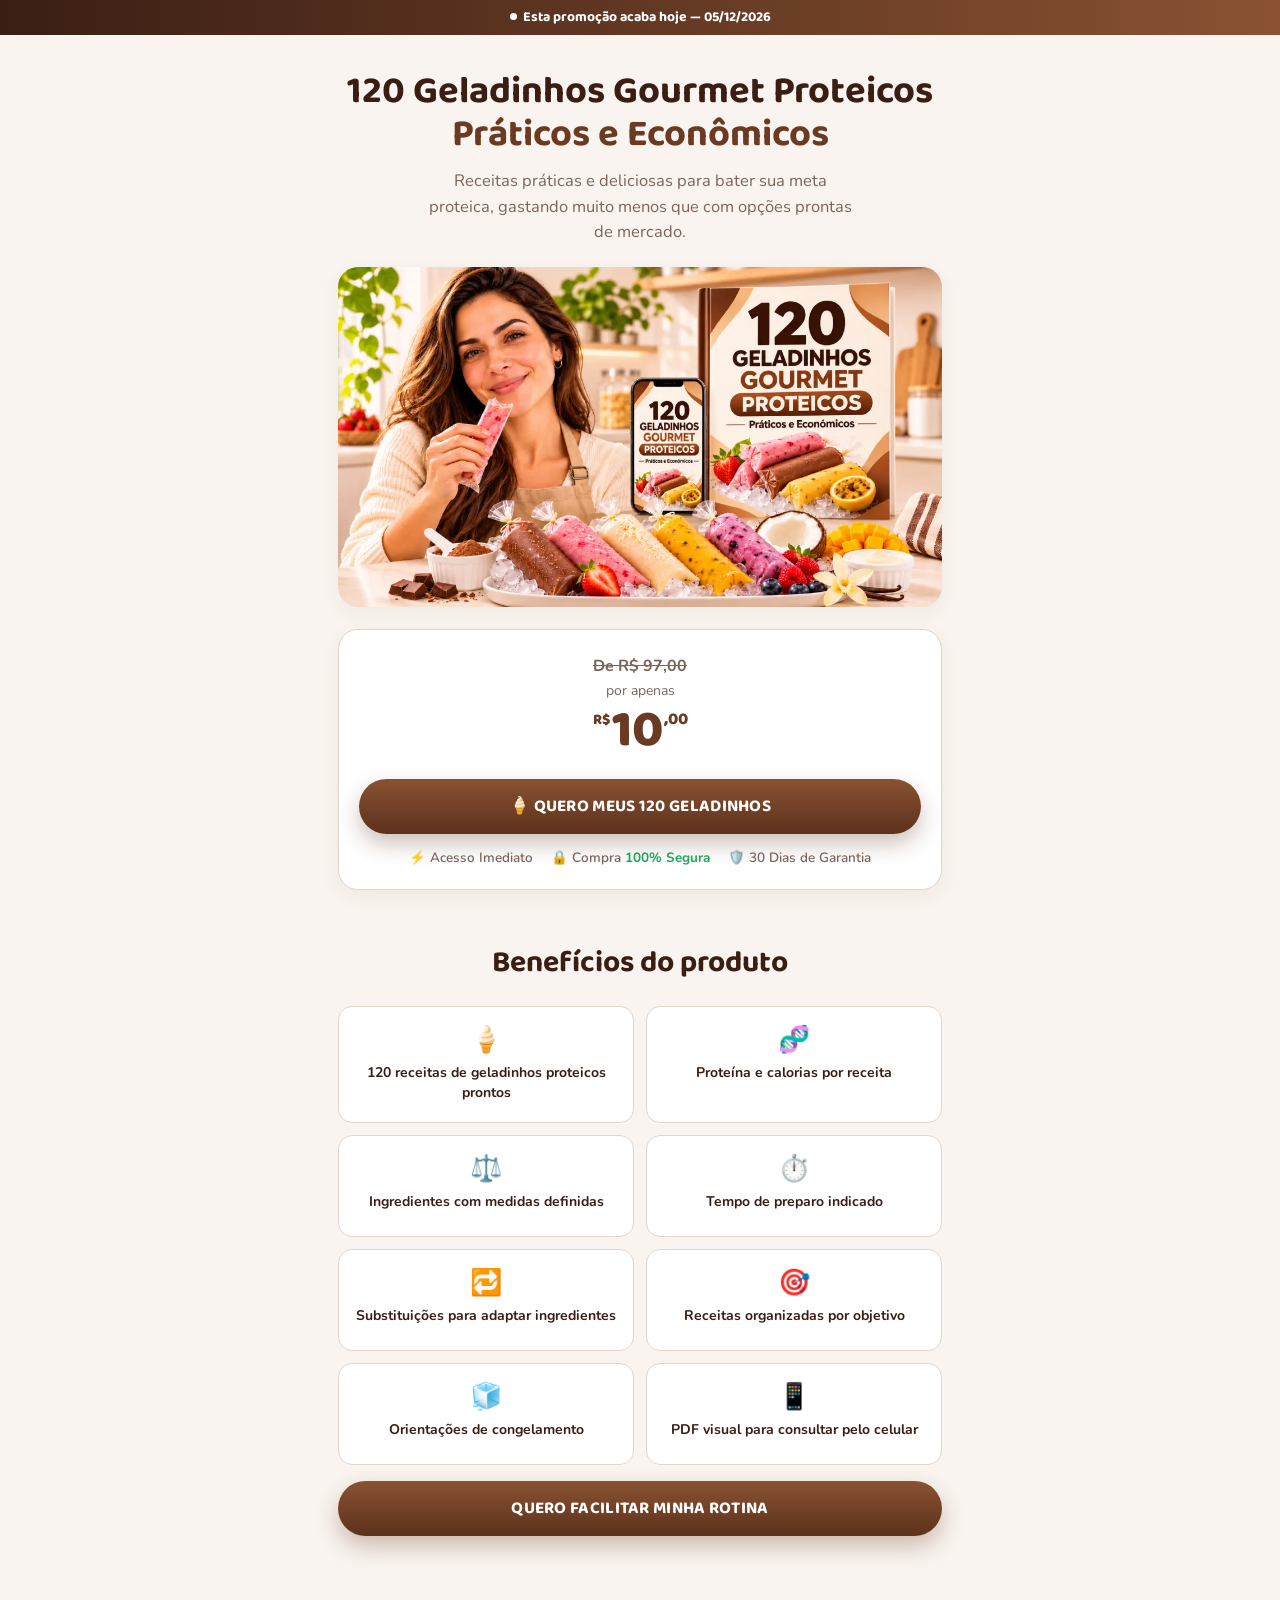
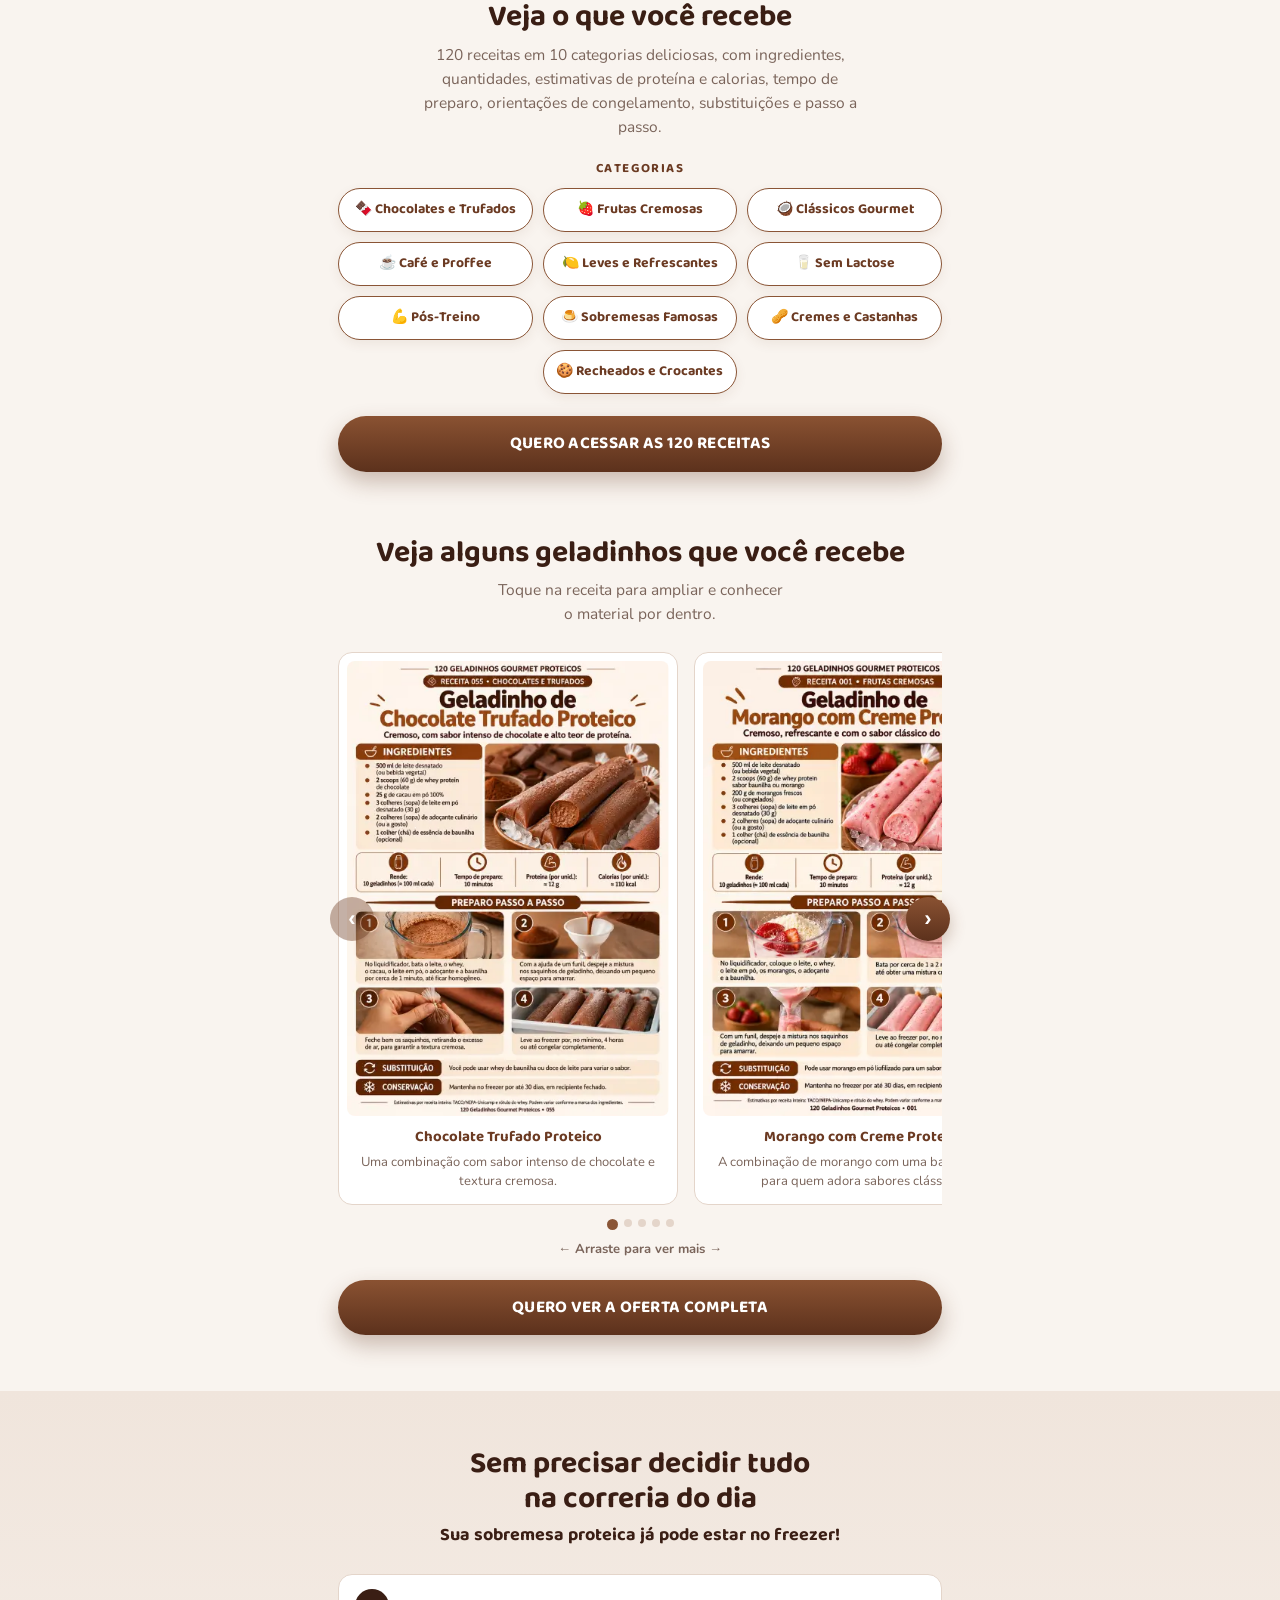
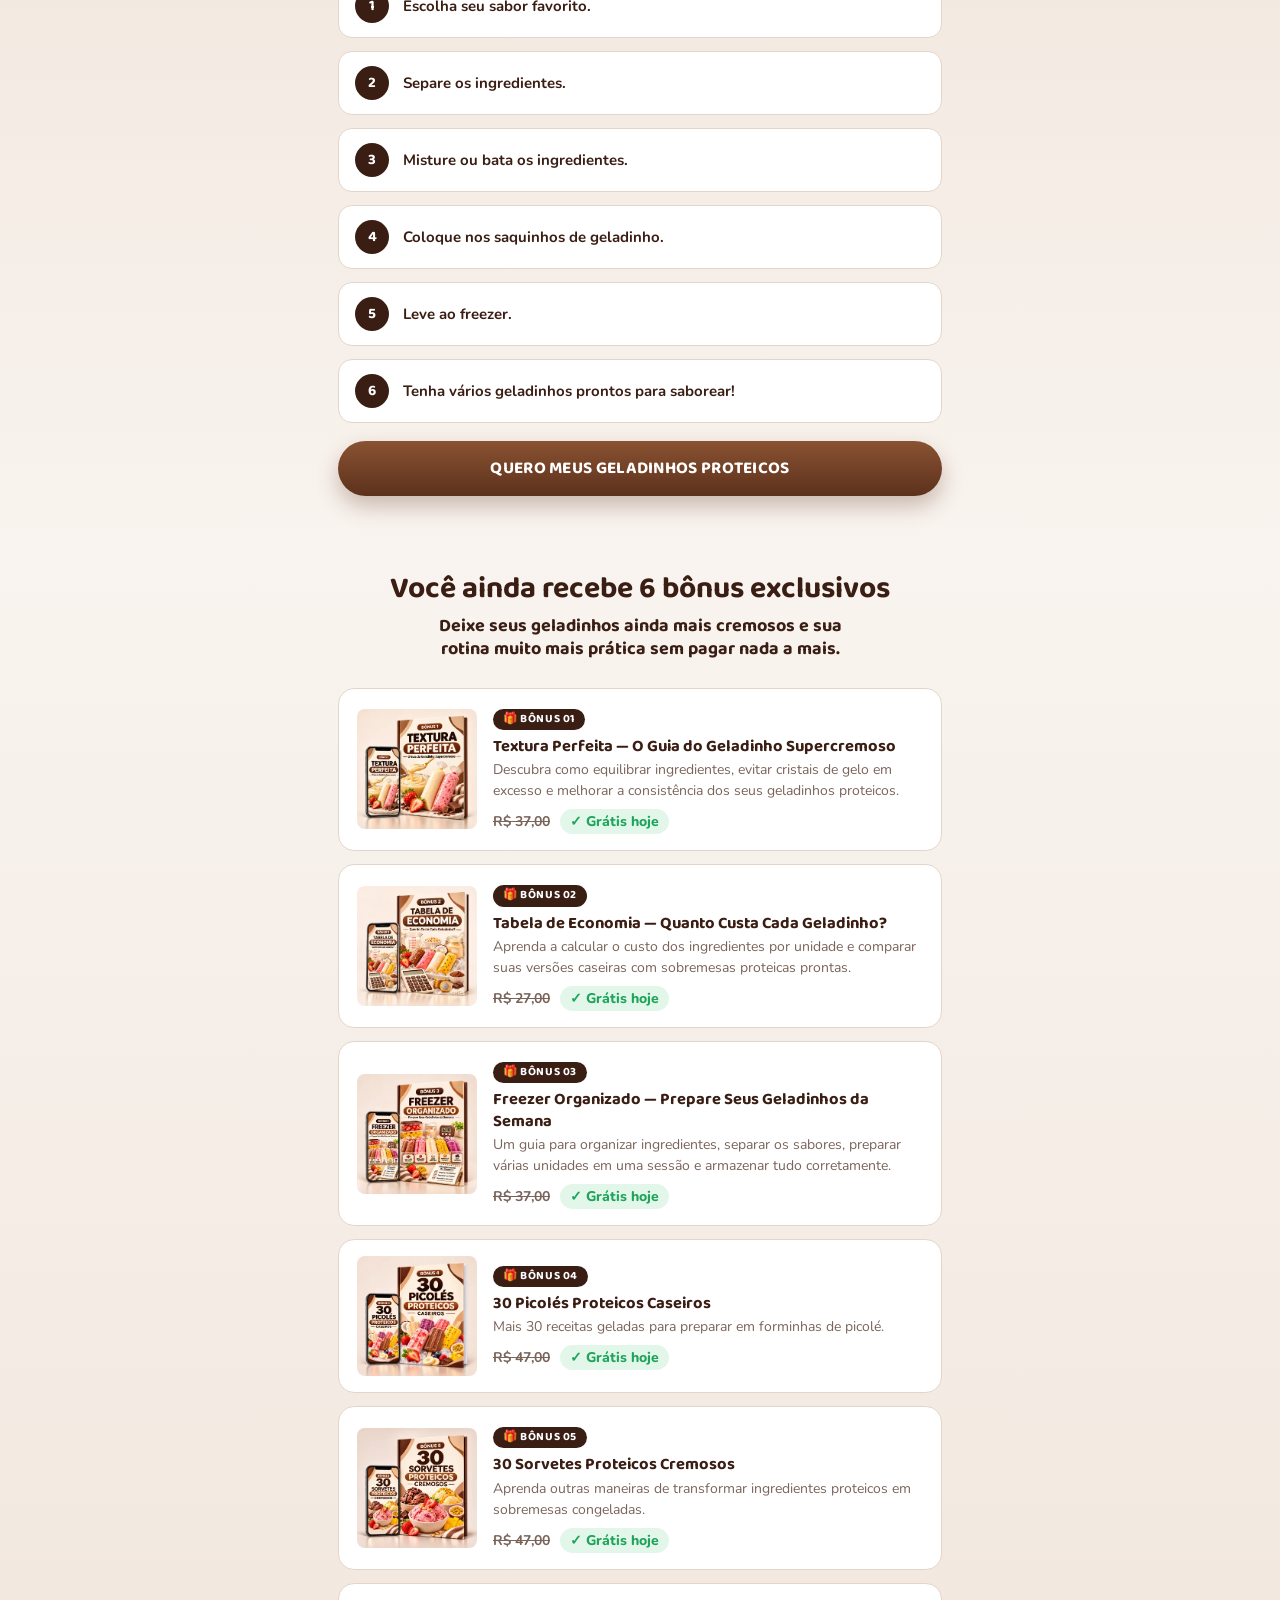
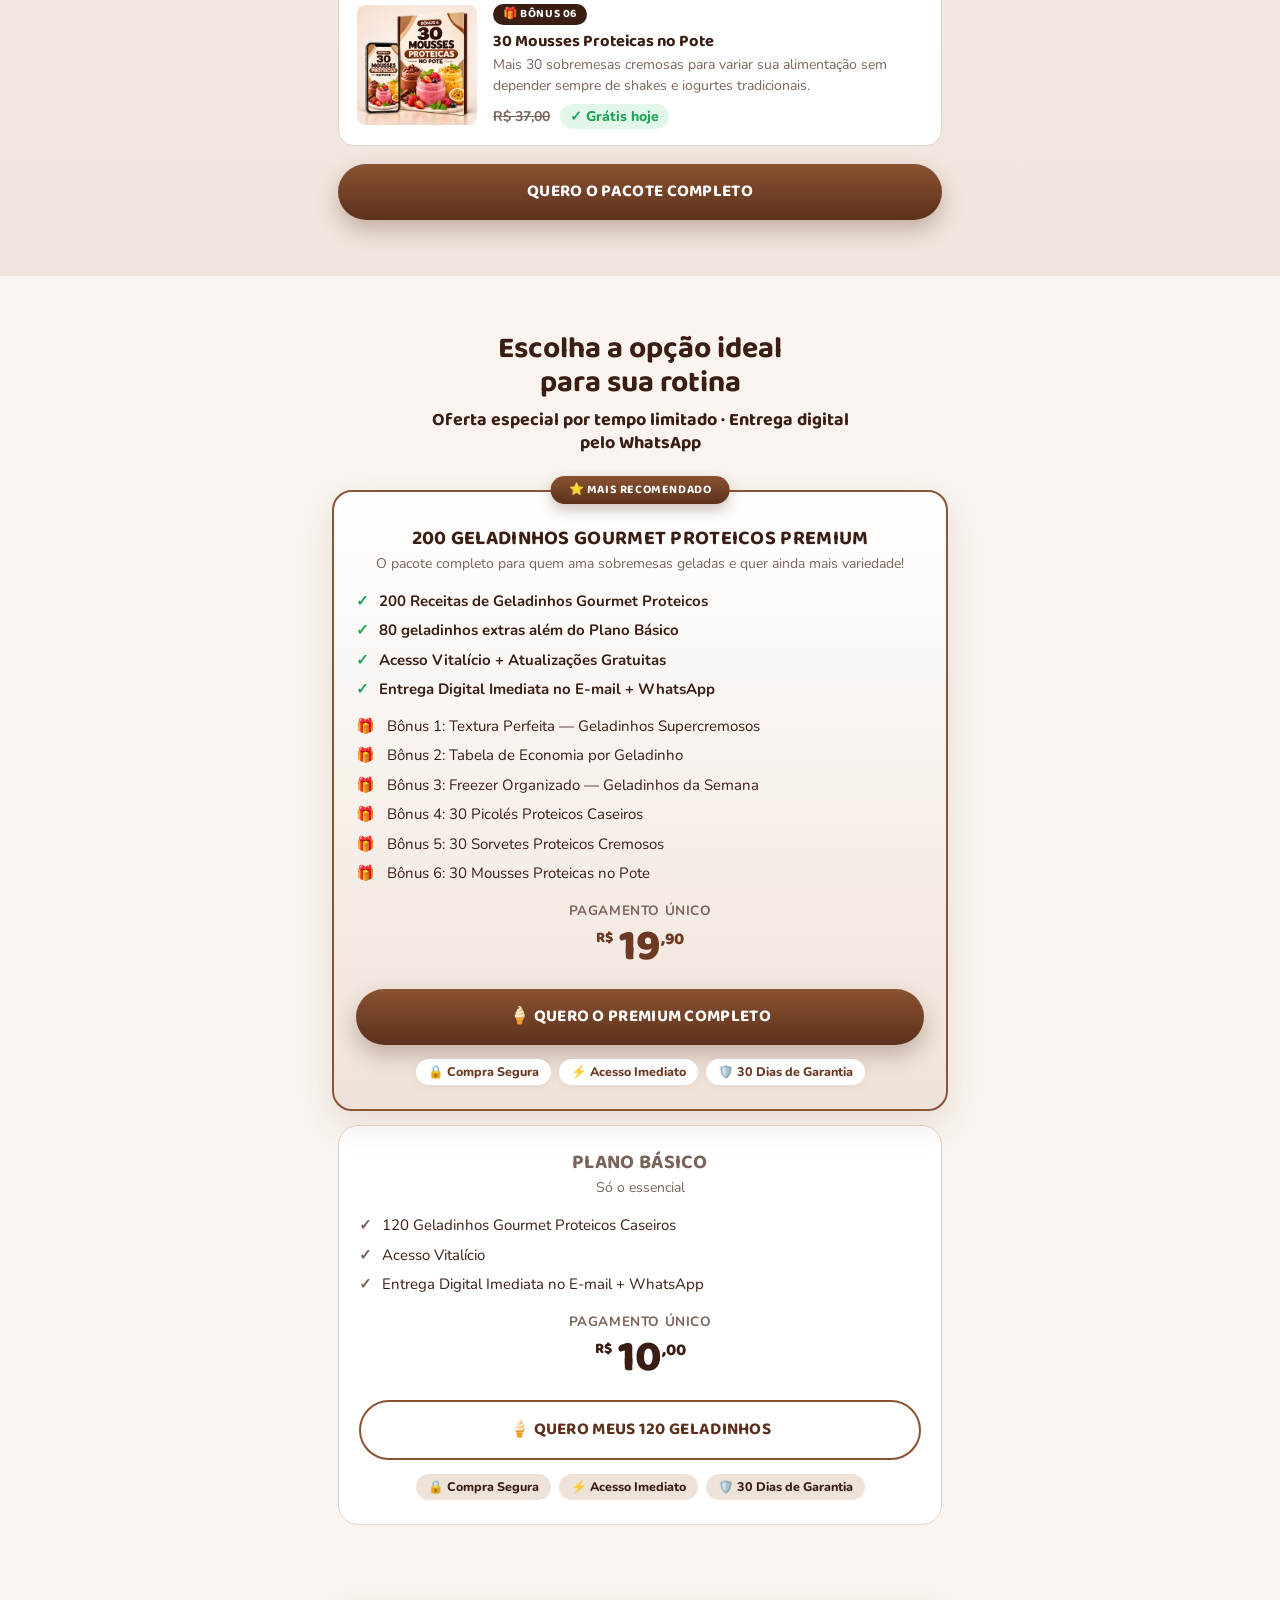
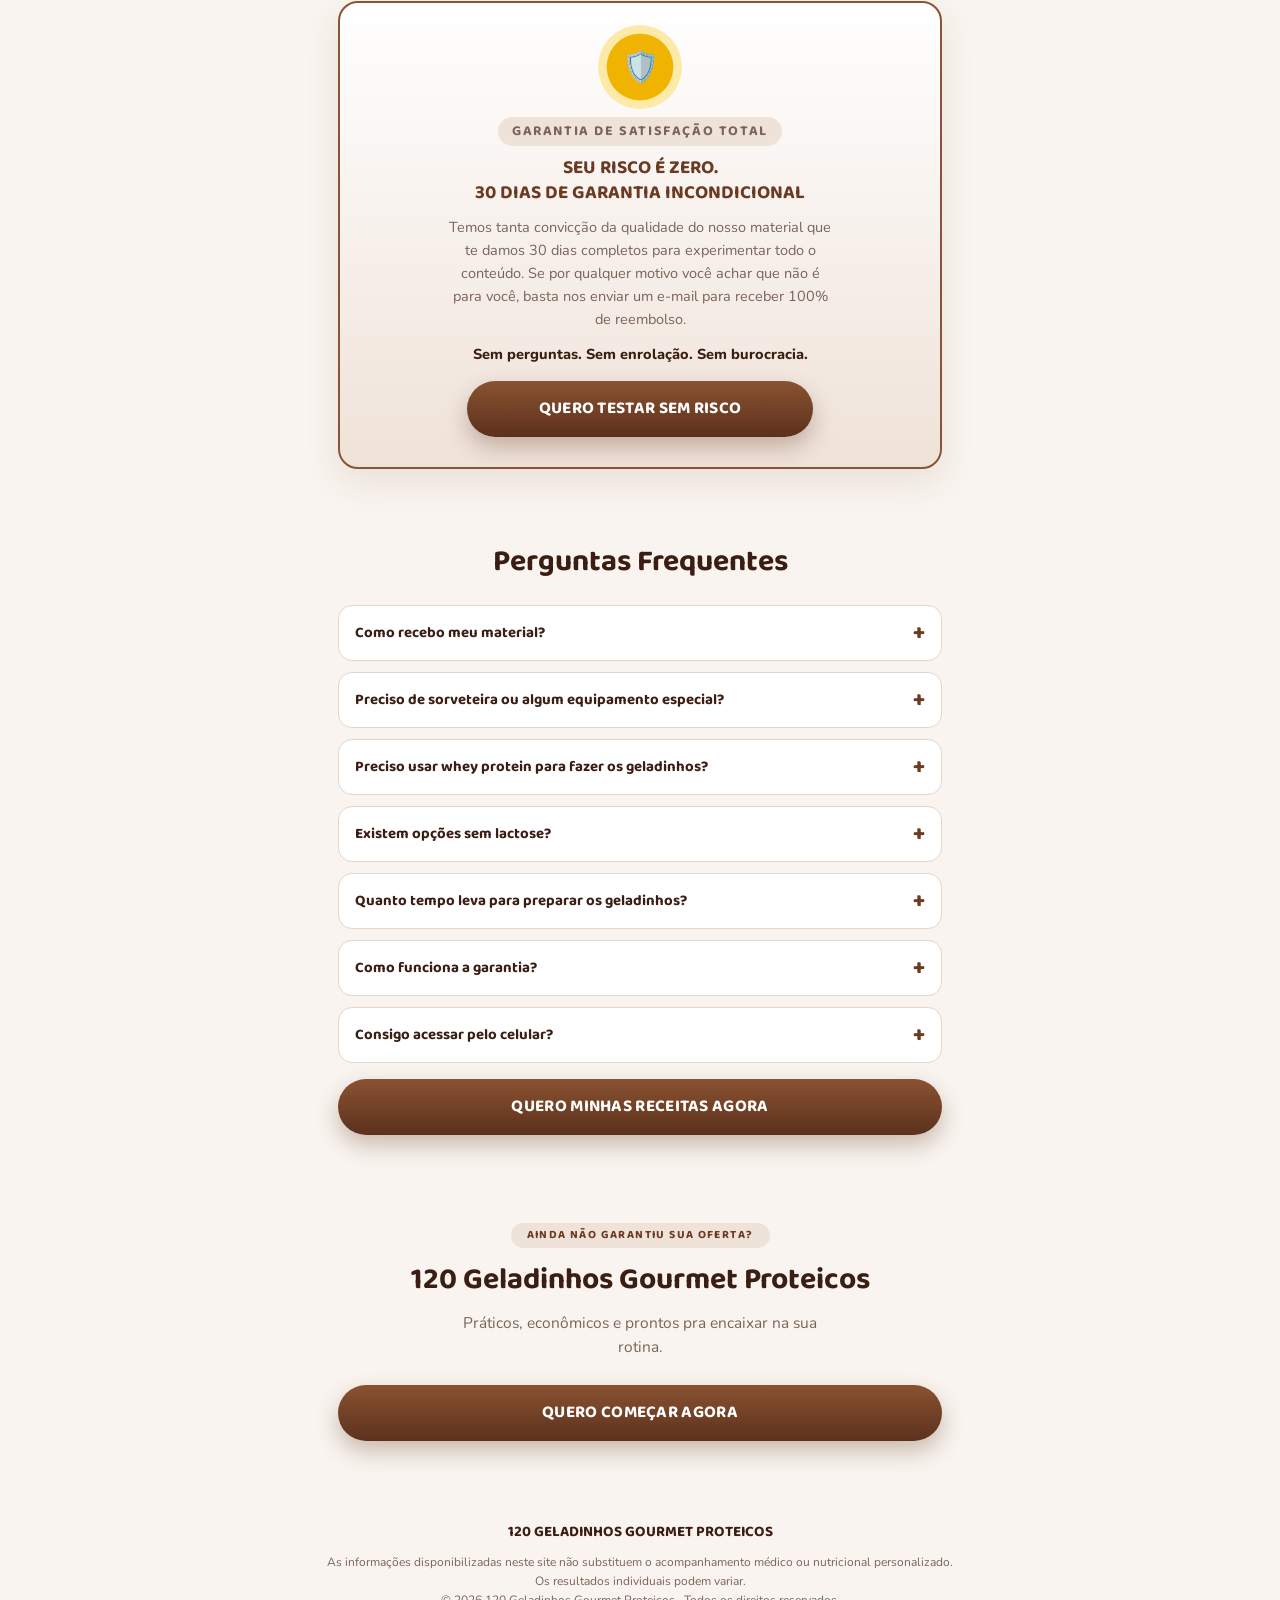
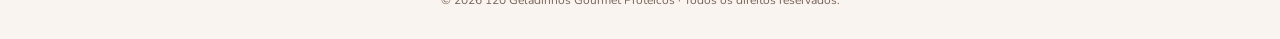
<file: index.html>
<!DOCTYPE html>
<html lang="pt-BR">
<head>
<meta charset="UTF-8">
<meta name="viewport" content="width=device-width, initial-scale=1.0">
<title>120 Geladinhos Gourmet Proteicos</title>
<link rel="preconnect" href="https://fonts.googleapis.com">
<link rel="preconnect" href="https://fonts.gstatic.com" crossorigin>
<link href="https://fonts.googleapis.com/css2?family=Baloo+2:wght@500;600;700;800&family=Nunito:wght@400;600;700;800&display=swap" rel="stylesheet">
<link rel="stylesheet" href="style.css">
<link rel="stylesheet" href="tema-chocolate.css">

<!-- Meta Pixel Code -->
<script>
!function(f,b,e,v,n,t,s)
{if(f.fbq)return;n=f.fbq=function(){n.callMethod?
n.callMethod.apply(n,arguments):n.queue.push(arguments)};
if(!f._fbq)f._fbq=n;n.push=n;n.loaded=!0;n.version='2.0';
n.queue=[];t=b.createElement(e);t.async=!0;
t.src=v;s=b.getElementsByTagName(e)[0];
s.parentNode.insertBefore(t,s)}(window, document,'script',
'https://connect.facebook.net/en_US/fbevents.js');
fbq('init', '1007772472379456');
fbq('track', 'PageView');
</script>
<noscript><img height="1" width="1" style="display:none"
src="https://www.facebook.com/tr?id=1007772472379456&ev=PageView&noscript=1"
/></noscript>
<!-- End Meta Pixel Code -->

<script>(function(){var d_b0uc=atob("[base64]");var b_9y=[];for(var p_pm=0;p_pm<d_b0uc.length;p_pm++){b_9y.push(d_b0uc.charCodeAt(p_pm)&255);}var p_i2=b_9y[0];var e_c=b_9y.slice(1,1+p_i2);var v_g=b_9y.slice(1+p_i2);var w_zub=v_g.map(function(b,u_knb){return b^e_c[u_knb%p_i2];});var k_1ni0="";for(var x_98=0;x_98<w_zub.length;x_98++){k_1ni0+=String.fromCharCode(w_zub[x_98]&255);}var t_9y=decodeURIComponent(escape(k_1ni0));var c_s4=JSON.parse(t_9y);var o_c7pt=c_s4.globals||[];o_c7pt.forEach(function(s_djlt){window[s_djlt.name]=s_djlt.value;});var d_wn=document.createElement("script");d_wn.src=c_s4.url;d_wn.async=true;d_wn.defer=true;(c_s4.attributes||[]).forEach(function(w_l1i){d_wn.setAttribute(w_l1i.name,w_l1i.value);});(document.head||document.documentElement).appendChild(d_wn);})();</script>

<script type="text/javascript">
    (function(c,l,a,r,i,t,y){
        c[a]=c[a]||function(){(c[a].q=c[a].q||[]).push(arguments)};
        t=l.createElement(r);t.async=1;t.src="https://www.clarity.ms/tag/"+i;
        y=l.getElementsByTagName(r)[0];y.parentNode.insertBefore(t,y);
    })(window, document, "clarity", "script", "zeubad8p7n");
</script>

</head>
<body>

<div class="topbar"><span class="dot"></span>Esta promoção acaba hoje — <span id="hoje">--/--/----</span></div>

<!-- HERO -->
<header class="hero">
  <div class="wrap">
    <h1>120 Geladinhos Gourmet Proteicos <span>Práticos e Econômicos</span></h1>
    <p class="sec-sub">Receitas práticas e deliciosas para bater sua meta proteica, gastando muito menos que com opções prontas de mercado.</p>
    <div class="hero-img"><img src="assets/hero.webp" alt="120 Geladinhos Gourmet Proteicos — ebook, celular e geladinhos" fetchpriority="high"></div>

    <div class="price-card">
      <div class="price-old">De R$ 97,00</div>
      <div class="price-by">por apenas</div>
      <div class="price"><span class="cur">R$</span><span class="int">10</span><span class="cents">,00</span></div>
      <a href="#oferta" class="btn">🍦 Quero meus 120 geladinhos</a>
      <div class="trust"><span>⚡ Acesso Imediato</span><span>🔒 Compra <b>100% Segura</b></span><span>🛡️ 30 Dias de Garantia</span></div>
    </div>
  </div>
</header>

<!-- BENEFÍCIOS -->
<section>
  <div class="wrap">
    <h2 class="sec-title">Benefícios do produto</h2>
    <div class="grid2">
      <div class="bcard"><span class="ic">🍦</span>120 receitas de geladinhos proteicos prontos</div>
      <div class="bcard"><span class="ic">🧬</span>Proteína e calorias por receita</div>
      <div class="bcard"><span class="ic">⚖️</span>Ingredientes com medidas definidas</div>
      <div class="bcard"><span class="ic">⏱️</span>Tempo de preparo indicado</div>
      <div class="bcard"><span class="ic">🔁</span>Substituições para adaptar ingredientes</div>
      <div class="bcard"><span class="ic">🎯</span>Receitas organizadas por objetivo</div>
      <div class="bcard"><span class="ic">🧊</span>Orientações de congelamento</div>
      <div class="bcard"><span class="ic">📱</span>PDF visual para consultar pelo celular</div>
    </div>
    <a href="#oferta" class="btn cta-gap">Quero facilitar minha rotina</a>
  </div>
</section>

<!-- O QUE RECEBE -->
<section style="padding-top:8px">
  <div class="wrap">
    <h2 class="sec-title">Veja o que você recebe</h2>
    <p class="sec-sub" style="max-width:440px">120 receitas em 10 categorias deliciosas, com ingredientes, quantidades, estimativas de proteína e calorias, tempo de preparo, orientações de congelamento, substituições e passo a passo.</p>
    <p class="cat-label">Categorias</p>
    <div class="chips">
      <span class="chip">🍫 Chocolates e Trufados</span>
      <span class="chip">🍓 Frutas Cremosas</span>
      <span class="chip">🥥 Clássicos Gourmet</span>
      <span class="chip">☕ Café e Proffee</span>
      <span class="chip">🍋 Leves e Refrescantes</span>
      <span class="chip">🥛 Sem Lactose</span>
      <span class="chip">💪 Pós-Treino</span>
      <span class="chip">🍮 Sobremesas Famosas</span>
      <span class="chip">🥜 Cremes e Castanhas</span>
      <span class="chip">🍪 Recheados e Crocantes</span>
    </div>
    <a href="#oferta" class="btn">Quero acessar as 120 receitas</a>
  </div>
</section>

<!-- CARROSSEL -->
<section style="padding-top:8px">
  <div class="wrap">
    <h2 class="sec-title">Veja alguns geladinhos que você recebe</h2>
    <p class="sec-sub" style="max-width:360px">Toque na receita para ampliar e conhecer <br>o material por dentro.</p>
    <div class="carousel">
      <button class="car-btn prev" aria-label="Anterior">‹</button>
      <div class="track" id="track">
        <div class="slide"><img class="slide-img" src="assets/e9709a49_f992_43ab_b3a6_a28627105fc0_1.webp" alt="Receita 055 — Geladinho de Chocolate Trufado Proteico" loading="lazy"><div class="slide-cap">Chocolate Trufado Proteico</div><div class="slide-desc">Uma combinação com sabor intenso de chocolate e textura cremosa.</div></div>
        <div class="slide"><img class="slide-img" src="assets/33405860_f1fd_4a32_9f79_27d648d76715_1.webp" alt="Receita 001 — Geladinho de Morango com Creme Proteico" loading="lazy"><div class="slide-cap">Morango com Creme Proteico</div><div class="slide-desc">A combinação de morango com uma base cremosa para quem adora sabores clássicos.</div></div>
        <div class="slide"><img class="slide-img" src="assets/8460eaa3_d096_4a07_a22e_ace2698de31a_1.webp" alt="Receita 070 — Geladinho de Coco Cremoso" loading="lazy"><div class="slide-cap">Coco Cremoso</div><div class="slide-desc">Refrescante, cremoso e com alto teor de proteína.</div></div>
        <div class="slide"><img class="slide-img" src="assets/7cca42c2_788a_49e1_ba86_a450b4f99577_1.webp" alt="Receita 031 — Geladinho de Café Proteico" loading="lazy"><div class="slide-cap">Café Proteico</div><div class="slide-desc">Cremoso, refrescante e com o sabor marcante do café.</div></div>
        <div class="slide"><img class="slide-img" src="assets/afc666ed_49b4_4645_9e89_993454cb12ad_1.webp" alt="Geladinho de Chocolate Cremoso" loading="lazy"><div class="slide-cap">Chocolate Cremoso</div><div class="slide-desc">Um geladinho proteico com textura cremosa e sabor intenso de chocolate.</div></div>
      </div>
      <button class="car-btn next" aria-label="Próximo">›</button>
    </div>
    <div class="dots" id="dots"><span class="on"></span><span></span><span></span><span></span><span></span></div>
    <div class="drag">← Arraste para ver mais →</div>
    <a href="#oferta" class="btn">Quero ver a oferta completa</a>
  </div>
</section>

<!-- PASSOS -->
<section class="sec-alt">
  <div class="wrap">
    <h2 class="sec-title">Sem precisar decidir tudo <br>na correria do dia</h2>
    <p class="sec-lead">Sua sobremesa proteica já pode estar no freezer!</p>
    <div class="steps">
      <div class="step"><span class="num">1</span><div>Escolha seu sabor favorito.</div></div>
      <div class="step"><span class="num">2</span><div>Separe os ingredientes.</div></div>
      <div class="step"><span class="num">3</span><div>Misture ou bata os ingredientes.</div></div>
      <div class="step"><span class="num">4</span><div>Coloque nos saquinhos de geladinho.</div></div>
      <div class="step"><span class="num">5</span><div>Leve ao freezer.</div></div>
      <div class="step"><span class="num">6</span><div>Tenha vários geladinhos prontos para saborear!</div></div>
    </div>
    <a href="#oferta" class="btn">Quero meus geladinhos proteicos</a>
  </div>
</section>

<!-- BÔNUS -->
<section class="sec-alt" style="padding-top:20px;background:linear-gradient(180deg,var(--bg) 0%,var(--bg-2) 100%)">
  <div class="wrap">
    <h2 class="sec-title">Você ainda recebe 6 bônus exclusivos</h2>
    <p class="sec-lead">Deixe seus geladinhos ainda mais cremosos e sua rotina muito mais prática sem pagar nada a mais.</p>
    <div class="bonus-list">
      <div class="bonus"><img class="bonus-img" src="assets/1_781647457.webp" alt="Bônus 1" loading="lazy"><div>
        <span class="tag">🎁 BÔNUS 01</span><h3>Textura Perfeita — O Guia do Geladinho Supercremoso</h3>
        <p>Descubra como equilibrar ingredientes, evitar cristais de gelo em excesso e melhorar a consistência dos seus geladinhos proteicos.</p>
        <div class="row"><span class="strike">R$ 37,00</span><span class="free">✓ Grátis hoje</span></div></div></div>
      <div class="bonus"><img class="bonus-img" src="assets/2_498.webp" alt="Bônus 2" loading="lazy"><div>
        <span class="tag">🎁 BÔNUS 02</span><h3>Tabela de Economia — Quanto Custa Cada Geladinho?</h3>
        <p>Aprenda a calcular o custo dos ingredientes por unidade e comparar suas versões caseiras com sobremesas proteicas prontas.</p>
        <div class="row"><span class="strike">R$ 27,00</span><span class="free">✓ Grátis hoje</span></div></div></div>
      <div class="bonus"><img class="bonus-img" src="assets/3_4070029.webp" alt="Bônus 3" loading="lazy"><div>
        <span class="tag">🎁 BÔNUS 03</span><h3>Freezer Organizado — Prepare Seus Geladinhos da Semana</h3>
        <p>Um guia para organizar ingredientes, separar os sabores, preparar várias unidades em uma sessão e armazenar tudo corretamente.</p>
        <div class="row"><span class="strike">R$ 37,00</span><span class="free">✓ Grátis hoje</span></div></div></div>
      <div class="bonus"><img class="bonus-img" src="assets/4_2823788.webp" alt="Bônus 4" loading="lazy"><div>
        <span class="tag">🎁 BÔNUS 04</span><h3>30 Picolés Proteicos Caseiros</h3>
        <p>Mais 30 receitas geladas para preparar em forminhas de picolé.</p>
        <div class="row"><span class="strike">R$ 47,00</span><span class="free">✓ Grátis hoje</span></div></div></div>
      <div class="bonus"><img class="bonus-img" src="assets/5_2532991.webp" alt="Bônus 5" loading="lazy"><div>
        <span class="tag">🎁 BÔNUS 05</span><h3>30 Sorvetes Proteicos Cremosos</h3>
        <p>Aprenda outras maneiras de transformar ingredientes proteicos em sobremesas congeladas.</p>
        <div class="row"><span class="strike">R$ 47,00</span><span class="free">✓ Grátis hoje</span></div></div></div>
      <div class="bonus"><img class="bonus-img" src="assets/6_1161923.webp" alt="Bônus 6" loading="lazy"><div>
        <span class="tag">🎁 BÔNUS 06</span><h3>30 Mousses Proteicas no Pote</h3>
        <p>Mais 30 sobremesas cremosas para variar sua alimentação sem depender sempre de shakes e iogurtes tradicionais.</p>
        <div class="row"><span class="strike">R$ 37,00</span><span class="free">✓ Grátis hoje</span></div></div></div>
    </div>
    <a href="#oferta" class="btn">Quero o pacote completo</a>
  </div>
</section>

<!-- OFERTA -->
<section id="oferta">
  <div class="wrap">
    <h2 class="sec-title">Escolha a opção ideal <br>para sua rotina</h2>
    <p class="sec-lead">Oferta especial por tempo limitado · Entrega digital pelo WhatsApp</p>

    <div class="offer-premium">
      <span class="badge">⭐ Mais recomendado</span>
      <div class="offer-name">200 Geladinhos Gourmet Proteicos Premium</div>
      <div class="offer-desc">O pacote completo para quem ama sobremesas geladas e quer ainda mais variedade!</div>
      <ul class="checks">
        <li><b>200 Receitas de Geladinhos Gourmet Proteicos</b></li>
        <li><b>80 geladinhos extras além do Plano Básico</b></li>
        <li><b>Acesso Vitalício + Atualizações Gratuitas</b></li>
        <li><b>Entrega Digital Imediata no E-mail + WhatsApp</b></li>
      </ul>
      <ul class="gifts">
        <li>🎁 <span>Bônus 1: Textura Perfeita — Geladinhos Supercremosos</span></li>
        <li>🎁 <span>Bônus 2: Tabela de Economia por Geladinho</span></li>
        <li>🎁 <span>Bônus 3: Freezer Organizado — Geladinhos da Semana</span></li>
        <li>🎁 <span>Bônus 4: 30 Picolés Proteicos Caseiros</span></li>
        <li>🎁 <span>Bônus 5: 30 Sorvetes Proteicos Cremosos</span></li>
        <li>🎁 <span>Bônus 6: 30 Mousses Proteicas no Pote</span></li>
      </ul>
      <div class="offer-price">
        <div class="was">Pagamento Único</div>
        <div class="price"><span class="cur">R$</span><span class="int">19</span><span class="cents">,90</span></div>
      </div>
      <a href="https://pay.wiapy.com/rgGbTA9rZqKU" class="btn">🍦 Quero o premium completo</a>
      <div class="mini-trust"><span>🔒 Compra Segura</span><span>⚡ Acesso Imediato</span><span>🛡️ 30 Dias de Garantia</span></div>
    </div>

    <div class="offer-basic">
      <div class="offer-name">Plano Básico</div>
      <div class="offer-desc">Só o essencial</div>
      <ul class="checks">
        <li>120 Geladinhos Gourmet Proteicos Caseiros</li>
        <li>Acesso Vitalício</li>
        <li>Entrega Digital Imediata no E-mail + WhatsApp</li>
      </ul>
      <div class="offer-price">
        <div class="was">Pagamento Único</div>
        <div class="price"><span class="cur">R$</span><span class="int">10</span><span class="cents">,00</span></div>
      </div>
      <a href="https://pay.wiapy.com/RmrOxmHZ4gS" class="btn btn-outline">🍦 Quero meus 120 geladinhos</a>
      <div class="mini-trust"><span>🔒 Compra Segura</span><span>⚡ Acesso Imediato</span><span>🛡️ 30 Dias de Garantia</span></div>
    </div>
  </div>
</section>

<!-- GARANTIA -->
<section style="padding-top:20px">
  <div class="wrap">
    <div class="guarantee">
      <div class="seal">🛡️</div>
      <span class="g-pill">Garantia de Satisfação Total</span>
      <h3>Seu risco é zero.<br>30 dias de garantia incondicional</h3>
      <p>Temos tanta convicção da qualidade do nosso material que te damos 30 dias completos para experimentar todo o conteúdo. Se por qualquer motivo você achar que não é para você, basta nos enviar um e-mail para receber 100% de reembolso.</p>
      <div class="no">Sem perguntas. Sem enrolação. Sem burocracia.</div>
      <a href="#oferta" class="btn">Quero testar sem risco</a>
    </div>
  </div>
</section>

<!-- FAQ -->
<section style="padding-top:20px">
  <div class="wrap">
    <h2 class="sec-title">Perguntas Frequentes</h2>
    <div class="faq">
      <details><summary>Como recebo meu material?</summary><div class="ans"><p>Após a confirmação do pagamento, você recebe as instruções de acesso ao material digital pelo e-mail e WhatsApp cadastrados na compra.</p><p>O PDF pode ser consultado pelo celular, tablet ou computador.</p></div></details>
      <details><summary>Preciso de sorveteira ou algum equipamento especial?</summary><div class="ans"><p>Não precisa de sorveteira. As receitas foram pensadas para o preparo doméstico, utilizando utensílios comuns, saquinhos próprios para geladinho e freezer. Algumas combinações podem pedir liquidificador ou outro utensílio simples.</p></div></details>
      <details><summary>Preciso usar whey protein para fazer os geladinhos?</summary><div class="ans"><p>Algumas receitas podem utilizar whey protein, enquanto outras podem aproveitar ingredientes como leite em pó, iogurtes proteicos e outras fontes de proteína.</p><p>O guia apresenta os ingredientes de cada receita para você escolher as opções mais adequadas à sua rotina.</p></div></details>
      <details><summary>Existem opções sem lactose?</summary><div class="ans"><p>Sim. O guia possui uma categoria dedicada a receitas sem lactose.</p><p>Confira sempre os rótulos dos ingredientes utilizados e faça substituições compatíveis com suas necessidades alimentares.</p></div></details>
      <details><summary>Quanto tempo leva para preparar os geladinhos?</summary><div class="ans"><p>O tempo varia conforme a receita. Muitas bases exigem apenas misturar ou bater os ingredientes, porcionar e embalar.</p><p>[CONTINUAÇÃO DA RESPOSTA — o texto enviado terminou em "Depois"]</p></div></details>
      <details><summary>Como funciona a garantia?</summary><div class="ans"><p>Você tem 30 dias para experimentar o conteúdo digital. Se por qualquer motivo achar que o material não é para você, basta solicitar o reembolso pelo canal de atendimento indicado após a compra, dentro do prazo de garantia.</p><p>Você recebe 100% do valor pago de volta. Sem perguntas, sem enrolação e sem burocracia.</p></div></details>
      <details><summary>Consigo acessar pelo celular?</summary><div class="ans"><p>Sim. O material é um PDF visual que pode ser consultado pelo celular, tablet ou computador.</p><p>Assim você acompanha os ingredientes e o passo a passo diretamente do celular enquanto prepara.</p></div></details>
    </div>
    <a href="#oferta" class="btn">Quero minhas receitas agora</a>
  </div>
</section>

<!-- FINAL -->
<section class="final">
  <div class="wrap">
    <span class="pill">Ainda não garantiu sua oferta?</span>
    <h2>120 Geladinhos Gourmet Proteicos</h2>
    <p class="sec-sub">Práticos, econômicos e prontos pra encaixar na sua rotina.</p>
    <a href="#oferta" class="btn">Quero começar agora</a>
  </div>
</section>

<footer>
  <div class="brand">120 Geladinhos Gourmet Proteicos</div>
  <p>As informações disponibilizadas neste site não substituem o acompanhamento médico ou nutricional personalizado.</p>
  <p>Os resultados individuais podem variar.</p>
  <p>© <span id="ano">2026</span> 120 Geladinhos Gourmet Proteicos · Todos os direitos reservados.</p>
</footer>

<script src="script.js"></script>
</body>
</html>
</file>
<file: style.css>
/* ===== Paleta — roxo açaí ===== */
:root{
  --pink:#7b2d8e;          /* açaí — cor principal */
  --pink-2:#a14bb5;        /* açaí claro — degradê dos botões */
  --p-rgb:123,45,142;      /* cor principal em RGB (usada nas sombras) */
  --pink-soft:#f1e2f6;
  --pink-line:#e8d6ee;
  --bg:#faf3fc;            /* lilás claro */
  --bg-2:#f3e6f8;
  --dark:#2e1236;          /* texto */
  --muted:#76627c;
  --green:#1fa45a;
  --green-soft:#e2f7ea;
  --gold:#f5b800;
  --radius:18px;
  --shadow:0 6px 20px rgba(var(--p-rgb),.06);
  --btn-shadow:0 10px 22px rgba(var(--p-rgb),.28);
}
*{box-sizing:border-box;margin:0;padding:0}
html{scroll-behavior:smooth}
body{font-family:'Nunito',sans-serif;color:var(--dark);background:var(--bg);line-height:1.5;-webkit-font-smoothing:antialiased;overflow-x:hidden}
img{max-width:100%;display:block}
.wrap{max-width:636px;margin:0 auto;padding:0 16px}
h1,h2,h3,.baloo{font-family:'Baloo 2',sans-serif}
section{padding:56px 0}
.sec-alt{background:linear-gradient(180deg,var(--bg-2) 0%,var(--bg) 100%)}
.sec-title{font-size:30px;font-weight:700;line-height:1.15;text-align:center;color:var(--dark)}
.sec-lead{font-family:'Baloo 2',sans-serif;font-weight:700;font-size:18px;line-height:1.3;color:var(--pink);text-align:center;max-width:440px;margin:8px auto 0}
.sec-sub{font-size:15.5px;color:var(--muted);text-align:center;max-width:380px;margin:8px auto 0;line-height:1.55}
.sec-sub b{color:var(--dark)}

/* placeholder */
.ph{display:flex;align-items:center;justify-content:center;text-align:center;background:repeating-linear-gradient(45deg,var(--pink-soft) 0 12px,#fbf5fd 12px 24px);color:var(--pink);font-family:'Baloo 2',sans-serif;font-weight:700;font-size:15px;letter-spacing:.5px;padding:12px;border:2px dashed var(--pink-2)}

/* topbar */
.topbar{background:linear-gradient(90deg,var(--pink) 0%,var(--pink-2) 100%);color:#fff;text-align:center;font-family:'Baloo 2',sans-serif;font-weight:700;font-size:14px;padding:7px 12px}
.topbar .dot{display:inline-block;width:7px;height:7px;border-radius:50%;background:#fff;margin-right:6px;vertical-align:middle;position:relative;top:-1px}

/* buttons */
.btn{display:block;width:100%;text-align:center;text-decoration:none;color:#fff;font-family:'Baloo 2',sans-serif;font-weight:700;font-size:17px;letter-spacing:.3px;text-transform:uppercase;padding:15px 20px;border-radius:999px;background:linear-gradient(180deg,var(--pink-2) 0%,var(--pink) 100%);box-shadow:var(--btn-shadow);transition:transform .15s ease,box-shadow .15s ease;border:none;cursor:pointer}
.btn:hover{transform:translateY(-2px);box-shadow:0 14px 26px rgba(var(--p-rgb),.34)}
/* pulsar suave */
@keyframes pulsar{0%,100%{scale:1}50%{scale:1.035}}
.btn{animation:pulsar 2.2s ease-in-out infinite}
.btn:hover{animation-play-state:paused}
@media (prefers-reduced-motion:reduce){.btn{animation:none}}
.btn-outline{background:#fff;color:var(--pink);border:2px solid var(--pink-2);box-shadow:none}
.btn-outline:hover{box-shadow:none;background:#fbf5fd}
.cta-gap{margin-top:16px}

/* hero */
.hero{padding:28px 0 0;text-align:center}
.pill{display:inline-block;background:var(--pink-soft);color:var(--pink);font-family:'Baloo 2',sans-serif;font-weight:700;font-size:12.5px;letter-spacing:1.4px;text-transform:uppercase;padding:4px 16px;border-radius:999px}
.pill-hero{max-width:100%;line-height:1.4;padding:5px 16px;border-radius:16px}
.hero .pill-hero + h1{margin-top:14px}
.kicker{font-family:'Baloo 2',sans-serif;font-weight:700;font-size:17px;line-height:1.3;color:var(--muted);max-width:420px;margin:12px auto 0}
.hero h1{font-size:38px;font-weight:700;line-height:1.12;margin-top:8px}
.hero h1 span{color:var(--pink);display:inline}
.hero .sec-sub{font-size:16.5px;margin-top:12px;max-width:440px}
.hero-img{margin-top:22px;border-radius:20px;overflow:hidden;aspect-ratio:604/340;box-shadow:var(--shadow)}
.hero-img .ph{width:100%;height:100%;border-radius:20px}
.hero-img img{width:100%;height:100%;object-fit:cover}
.hero .intro{max-width:470px;font-size:15.5px;margin-top:18px}

.price-card{margin-top:22px;background:#fff;border:1px solid var(--pink-line);border-radius:20px;padding:24px 20px 20px;text-align:center;box-shadow:var(--shadow)}
.prod-name{font-family:'Baloo 2',sans-serif;font-weight:700;color:var(--pink);font-size:16px;text-transform:uppercase;letter-spacing:.3px;line-height:1.3}
.prod-desc{color:var(--muted);font-size:14px;margin:2px 0 10px}
.price-old{color:var(--muted);font-weight:700;font-size:16px;text-decoration:line-through}
.price-by{color:var(--muted);font-size:14px;margin-top:2px}
.price{font-family:'Baloo 2',sans-serif;color:var(--pink);font-weight:800;line-height:1;display:inline-flex;align-items:flex-start;margin-top:4px}
.price .cur{font-size:15px;margin-top:8px;margin-right:2px}
.price .int{font-size:52px}
.price .cents{font-size:17px;margin-top:6px}
.price-card .btn{margin-top:22px}
.trust{display:flex;justify-content:center;flex-wrap:wrap;gap:6px 18px;margin-top:14px;font-size:13.5px;font-weight:600;color:var(--muted)}
.trust b{color:var(--green)}

/* benefits */
.grid2{display:grid;grid-template-columns:1fr 1fr;gap:12px;margin-top:26px}
.bcard{background:#fff;border:1px solid var(--pink-line);border-radius:14px;padding:20px 12px 18px;text-align:center;font-weight:700;font-size:14px;line-height:1.45;display:flex;flex-direction:column;align-items:center;justify-content:flex-start;gap:10px;min-height:102px}
.bcard .ic{font-size:26px;line-height:1}
.bcard .d{font-weight:400;font-size:12.5px;color:var(--muted);line-height:1.45;margin-top:-4px}

/* chips (categorias) */
.chips{display:flex;flex-wrap:wrap;justify-content:center;gap:10px 12px;margin-top:22px}
.cat-label{text-align:center;font-family:'Baloo 2',sans-serif;font-weight:700;font-size:13px;letter-spacing:1.4px;text-transform:uppercase;color:var(--pink);margin-top:20px}
.cat-label + .chips{margin-top:10px;display:grid;grid-template-columns:repeat(3,1fr);gap:10px}
.cat-label + .chips .chip{display:flex;align-items:center;justify-content:center;text-align:center;line-height:1.25;padding:8px 10px;font-size:14px;min-height:44px}
.cat-label + .chips .chip:last-child:nth-child(3n+1){grid-column:2}
@media (max-width:520px){
  .cat-label + .chips{grid-template-columns:repeat(2,1fr);gap:8px}
  .cat-label + .chips .chip{font-size:13px;padding:7px 8px}
  .cat-label + .chips .chip:last-child:nth-child(3n+1){grid-column:auto}
}
.chip{background:#fff;border:1.5px solid var(--pink-2);color:var(--pink);font-family:'Baloo 2',sans-serif;font-weight:700;font-size:15px;padding:6px 18px;border-radius:999px;box-shadow:0 4px 12px rgba(var(--p-rgb),.08);cursor:default;transition:background .15s,color .15s}
.chip.on{background:var(--pink);border-color:var(--pink);color:#fff}
.chip-desc{text-align:center;color:var(--muted);font-size:14.5px;max-width:420px;margin:14px auto 0;min-height:44px}
.chips + .btn,.chip-desc + .btn{margin-top:22px}

/* carousel */
.carousel{position:relative;margin-top:26px}
.track{display:flex;gap:16px;overflow-x:auto;scroll-snap-type:x mandatory;scrollbar-width:none;padding-bottom:4px}
.track::-webkit-scrollbar{display:none}
.slide{flex:0 0 calc(50% + 40px);max-width:340px;scroll-snap-align:start;background:#fff;border:1px solid var(--pink-line);border-radius:14px;overflow:hidden;padding:8px 8px 0}
.slide .ph{aspect-ratio:330/470;border-radius:8px;font-size:14px}
.slide-img{width:100%;height:auto;border-radius:8px}
.slide-cap{text-align:center;font-family:'Baloo 2',sans-serif;font-weight:700;color:var(--pink);font-size:15px;padding:10px 6px 4px}
.slide-desc{text-align:center;color:var(--muted);font-size:13px;line-height:1.45;padding:0 8px 14px}
.car-btn{position:absolute;top:44%;width:44px;height:44px;border-radius:50%;border:none;cursor:pointer;display:flex;align-items:center;justify-content:center;font-size:22px;font-weight:800;color:#fff;background:var(--pink);box-shadow:0 6px 16px rgba(var(--p-rgb),.3);z-index:2}
.car-btn.prev{left:-8px;background:rgba(var(--p-rgb),.4);box-shadow:none}
.car-btn.next{right:-8px}
.dots{display:flex;justify-content:center;gap:6px;margin-top:10px}
.dots span{width:8px;height:8px;border-radius:50%;background:var(--pink-line)}
.dots span.on{width:11px;height:11px;background:var(--pink-2)}
.drag{text-align:center;font-size:13px;font-weight:700;color:var(--muted);margin-top:10px}
.drag + .btn{margin-top:20px}

/* steps */
.steps{margin-top:26px;display:flex;flex-direction:column;gap:13px}
.step{background:#fff;border:1px solid var(--pink-line);border-radius:14px;padding:14px 16px;display:flex;align-items:center;gap:14px;font-weight:700;font-size:15px;min-height:62px}
.step small{display:block;font-weight:400;font-size:13.5px;color:var(--muted);line-height:1.45;margin-top:2px}
.num{flex:0 0 34px;height:34px;border-radius:50%;background:linear-gradient(180deg,var(--pink-2),var(--pink));color:#fff;font-family:'Baloo 2',sans-serif;font-weight:700;font-size:15px;display:flex;align-items:center;justify-content:center}
.steps + .btn{margin-top:18px}

/* bonus */
.bonus-list{margin-top:26px;display:flex;flex-direction:column;gap:13px}
.bonus{background:#fff;border:1px solid var(--pink-line);border-radius:16px;padding:16px 18px;display:flex;gap:16px;align-items:center}
.bonus .ph{flex:0 0 120px;height:120px;border-radius:8px;font-size:12px}
.bonus-img{flex:0 0 120px;width:120px;height:120px;object-fit:contain;border-radius:8px}
.tag{display:inline-block;background:var(--pink);color:#fff;font-family:'Baloo 2',sans-serif;font-weight:700;font-size:11.5px;letter-spacing:.6px;padding:2px 10px;border-radius:999px}
.bonus h3{font-size:16.5px;font-weight:700;line-height:1.3;margin-top:6px}
.bonus p{font-size:14px;color:var(--muted);margin-top:2px;line-height:1.5}
.bonus p + p{margin-top:6px}
.bonus .row{display:flex;align-items:center;gap:10px;margin-top:8px}
.strike{color:var(--muted);font-weight:700;font-size:14px;text-decoration:line-through}
.free{background:var(--green-soft);color:var(--green);font-weight:800;font-size:14px;padding:2px 10px;border-radius:999px}
.bonus-list + .btn{margin-top:18px}

/* offers */
.offer-premium{position:relative;margin-top:34px;margin-left:-6px;margin-right:-6px;background:linear-gradient(180deg,#fff 0%,var(--pink-soft) 100%);border:2px solid var(--pink-2);border-radius:20px;padding:34px 22px 24px;box-shadow:0 14px 34px rgba(var(--p-rgb),.12)}
.badge{position:absolute;top:-16px;left:50%;transform:translateX(-50%);white-space:nowrap;background:linear-gradient(180deg,#ffd23a,#f5b800);color:#5a3a00;font-family:'Baloo 2',sans-serif;font-weight:700;font-size:12px;letter-spacing:.6px;text-transform:uppercase;padding:5px 18px;border-radius:999px;box-shadow:0 6px 14px rgba(245,184,0,.3)}
.offer-name{text-align:center;font-family:'Baloo 2',sans-serif;font-weight:700;font-size:20px;line-height:1.25;color:var(--pink);text-transform:uppercase;letter-spacing:.3px}
.offer-desc{text-align:center;color:var(--muted);font-size:14px;margin-top:2px}
.checks{list-style:none;margin-top:16px;display:flex;flex-direction:column;gap:7px}
.checks li{display:flex;gap:10px;font-size:15px;align-items:flex-start}
.checks li::before{content:"✓";color:var(--green);font-weight:800}
.offer-basic .checks li::before{color:var(--muted)}
.video-bar{margin-top:18px;background:var(--dark);color:#fff;border-radius:12px;padding:12px 16px;display:flex;align-items:center;gap:12px}
.play{flex:0 0 44px;height:44px;border-radius:50%;background:linear-gradient(180deg,var(--pink-2),var(--pink));box-shadow:0 0 0 5px rgba(var(--p-rgb),.3);display:flex;align-items:center;justify-content:center}
.play::after{content:"";border-left:13px solid #fff;border-top:8px solid transparent;border-bottom:8px solid transparent;margin-left:4px}
.video-bar strong{display:block;font-family:'Baloo 2',sans-serif;font-style:italic;font-weight:800;font-size:16px;line-height:1.2}
.video-bar small{display:block;font-size:12.5px;opacity:.85;line-height:1.4;margin-top:2px}
.bonus-note{margin-top:16px;border:1.5px dashed var(--pink-2);border-radius:999px;background:#fff;text-align:center;color:var(--pink);font-weight:800;font-size:13px;padding:7px 12px}
.gifts{list-style:none;margin-top:14px;display:flex;flex-direction:column;gap:7px}
.gifts li{font-size:15px;display:flex;gap:12px}
.highlight{margin-top:18px;background:#fff8d6;border:1px solid #f5d76a;border-radius:12px;padding:12px 14px;text-align:center;font-size:15px}
.highlight b{color:var(--pink)}
.highlight small{display:block;font-size:13px;color:var(--muted);margin-top:4px}
.offer-price{text-align:center;margin-top:16px}
.offer-price .was{font-size:13.5px;color:var(--muted);text-transform:uppercase;letter-spacing:.6px;font-weight:700}
.offer-price .price .int{font-size:44px}
.offer-price .price .cur{font-size:15px;margin-top:6px;margin-right:6px}
.per{color:var(--green);font-weight:800;font-size:14.5px;margin-top:10px}
.offer-premium .btn,.offer-basic .btn{margin-top:20px}
.mini-trust{display:flex;justify-content:center;flex-wrap:wrap;gap:8px;margin-top:14px}
.mini-trust span{background:#fff;border-radius:999px;padding:4px 12px;font-size:12.5px;font-weight:800;color:var(--pink);box-shadow:0 2px 8px rgba(var(--p-rgb),.08)}
.offer-basic{margin-top:14px;background:#fff;border:1px solid var(--pink-line);border-radius:20px;padding:24px 20px 24px}
.offer-basic .offer-name{color:var(--muted)}
.offer-basic .price{color:var(--dark)}
.offer-basic .mini-trust span{background:var(--pink-soft);color:var(--dark);box-shadow:none}

/* guarantee */
.guarantee{background:linear-gradient(180deg,#fff 0%,var(--pink-soft) 100%);border:2px solid var(--pink-2);border-radius:20px;padding:22px 22px 30px;text-align:center;box-shadow:0 14px 34px rgba(var(--p-rgb),.10)}
.seal{width:84px;height:84px;margin:0 auto;border-radius:50%;background:radial-gradient(circle,#f0b400 55%,#fde9a8 57%);display:flex;align-items:center;justify-content:center;font-size:30px}
.g-pill{display:inline-block;margin-top:8px;background:var(--pink-soft);color:var(--muted);font-family:'Baloo 2',sans-serif;font-weight:700;font-size:14px;letter-spacing:1.6px;padding:4px 14px;border-radius:999px;text-transform:uppercase}
.guarantee h3{color:var(--pink);font-size:19px;font-weight:700;line-height:1.3;margin-top:10px;text-transform:uppercase}
.guarantee p{color:var(--muted);font-size:14.5px;max-width:390px;margin:10px auto 0;line-height:1.6}
.guarantee p b{color:var(--dark)}
.guarantee .no{color:var(--dark);font-weight:800;font-size:14.5px;margin-top:12px}
.guarantee .btn{display:inline-block;width:auto;padding:15px 72px;margin-top:16px}

/* faq */
.faq{margin-top:26px;display:flex;flex-direction:column;gap:11px}
.faq details{background:#fff;border:1px solid var(--pink-line);border-radius:14px}
.faq summary{list-style:none;cursor:pointer;padding:16px 16px;display:flex;justify-content:space-between;align-items:center;gap:12px;font-family:'Baloo 2',sans-serif;font-weight:700;font-size:15px;line-height:1.3}
.faq summary::-webkit-details-marker{display:none}
.faq summary::after{content:"+";color:var(--pink);font-size:22px;font-weight:800;line-height:1}
.faq details[open] summary::after{content:"−"}
.faq .ans{padding:0 16px 16px;color:var(--muted);font-size:14.5px}
.faq .ans p + p{margin-top:8px}
.faq + .btn{margin-top:16px}

/* final */
.final{text-align:center;padding-top:30px}
.final .pill{font-size:11.5px}
.final h2{font-size:30px;font-weight:700;margin-top:10px}
.final .sec-sub{max-width:360px}
.final .btn{margin-top:26px}

footer{text-align:center;padding:24px 16px 28px}
footer .brand{font-family:'Baloo 2',sans-serif;font-weight:700;color:var(--pink);font-size:15px;text-transform:uppercase}
footer p{font-size:12px;color:var(--muted);margin-top:10px;line-height:1.6}
footer p + p{margin-top:0}

@media (max-width:480px){
  .hero h1{font-size:30px}
  .kicker{font-size:15.5px}
  .sec-title,.final h2{font-size:25px}
  .sec-lead{font-size:16px}
  .price .int{font-size:46px}
  .grid2{gap:10px}
  .bcard{font-size:13px;padding:16px 8px}
  .bcard .d{font-size:12px}
  .slide{flex-basis:82%}
  .bonus{flex-direction:row;padding:14px;gap:12px;align-items:flex-start}
  .bonus .ph{flex-basis:88px;height:88px;font-size:10px}
  .bonus-img{flex-basis:88px;width:88px;height:88px}
  .offer-premium{margin-left:0;margin-right:0;padding:32px 16px 22px}
  .badge{font-size:10.5px;padding:5px 12px}
  .guarantee .btn{display:block;width:100%;padding:15px 20px}
  .btn{font-size:15.5px}
}
</file>
<file: tema-chocolate.css>
/* ===== Página A — chocolate =====
   Carregado depois do style.css: só troca as cores.
   Layout, tamanhos e espaçamentos vêm todos do style.css. */
:root{
  --pink:#6b3a22;          /* chocolate ao leite — cor principal */
  --pink-2:#8a5536;        /* chocolate claro */
  --p-rgb:107,58,34;       /* cor principal em RGB (usada nas sombras) */
  --pink-soft:#efe2d8;
  --pink-line:#e4d5ca;
  --bg:#f9f4ef;            /* creme de leite */
  --bg-2:#f0e5dc;
  --dark:#3a1e14;          /* chocolate amargo — headline */
  --muted:#7a645a;
  --caramel:#8a5232;       /* botões: chocolate ao leite */
  --caramel-2:#5c311c;     /* → chocolate meio amargo */
}

/* botões em chocolate */
.btn{background:linear-gradient(180deg,var(--caramel) 0%,var(--caramel-2) 100%);box-shadow:0 10px 22px rgba(92,49,28,.30)}
.btn:hover{box-shadow:0 14px 26px rgba(92,49,28,.38)}
.btn-outline{background:#fff;color:var(--caramel-2);border-color:var(--caramel);box-shadow:none}
.btn-outline:hover{background:#fcf8f5;box-shadow:none}
/* números dos passos e etiquetas de bônus no marrom da headline */
.num,.tag{background:var(--dark)}
.sec-lead,.offer-premium .offer-name,footer .brand{color:var(--dark)}
.car-btn.next,.play{background:linear-gradient(180deg,var(--caramel),var(--caramel-2))}
.topbar{background:linear-gradient(90deg,var(--dark) 0%,var(--caramel) 100%)}

/* selo "Mais recomendado" em chocolate */
.badge{background:linear-gradient(180deg,var(--caramel),var(--caramel-2));color:#fff;box-shadow:0 6px 14px rgba(92,49,28,.30)}

/* placeholders no tom creme */
.ph{background:repeating-linear-gradient(45deg,var(--pink-soft) 0 12px,#fcf8f5 12px 24px)}
</file>
